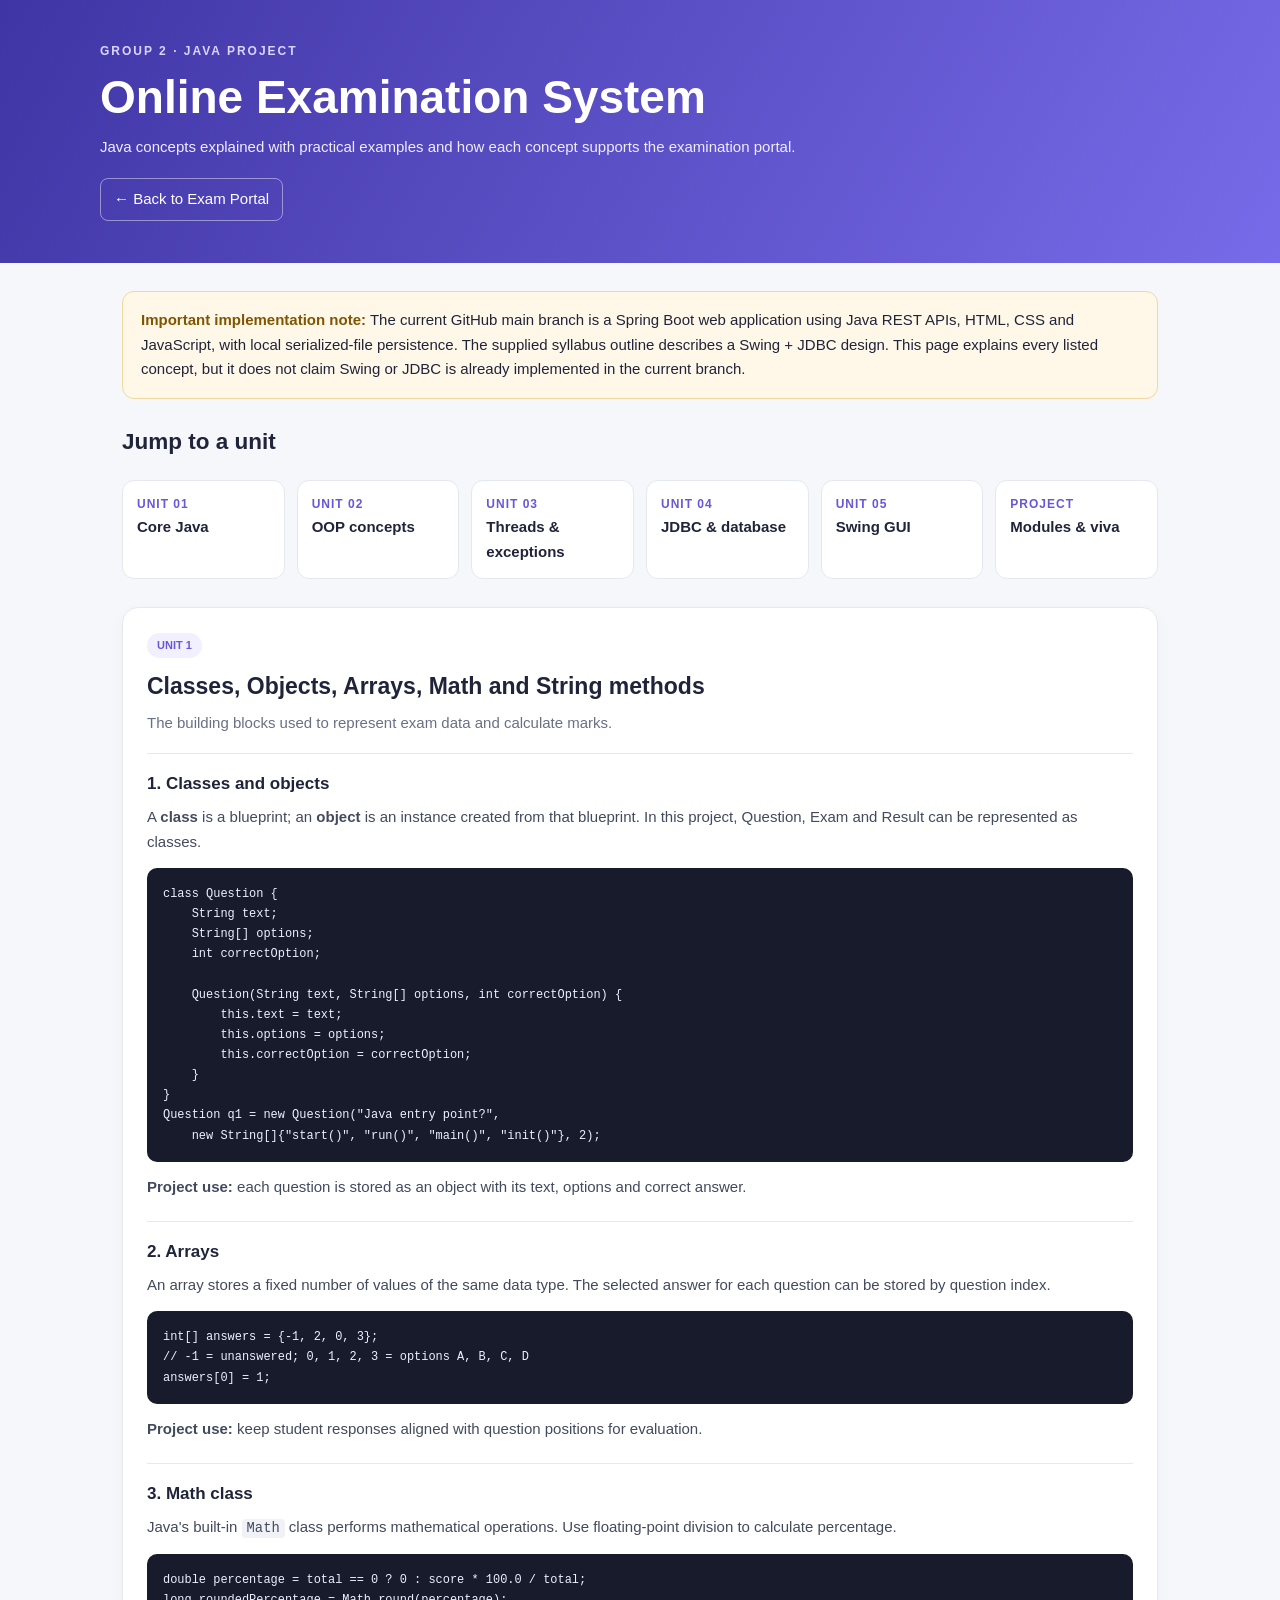
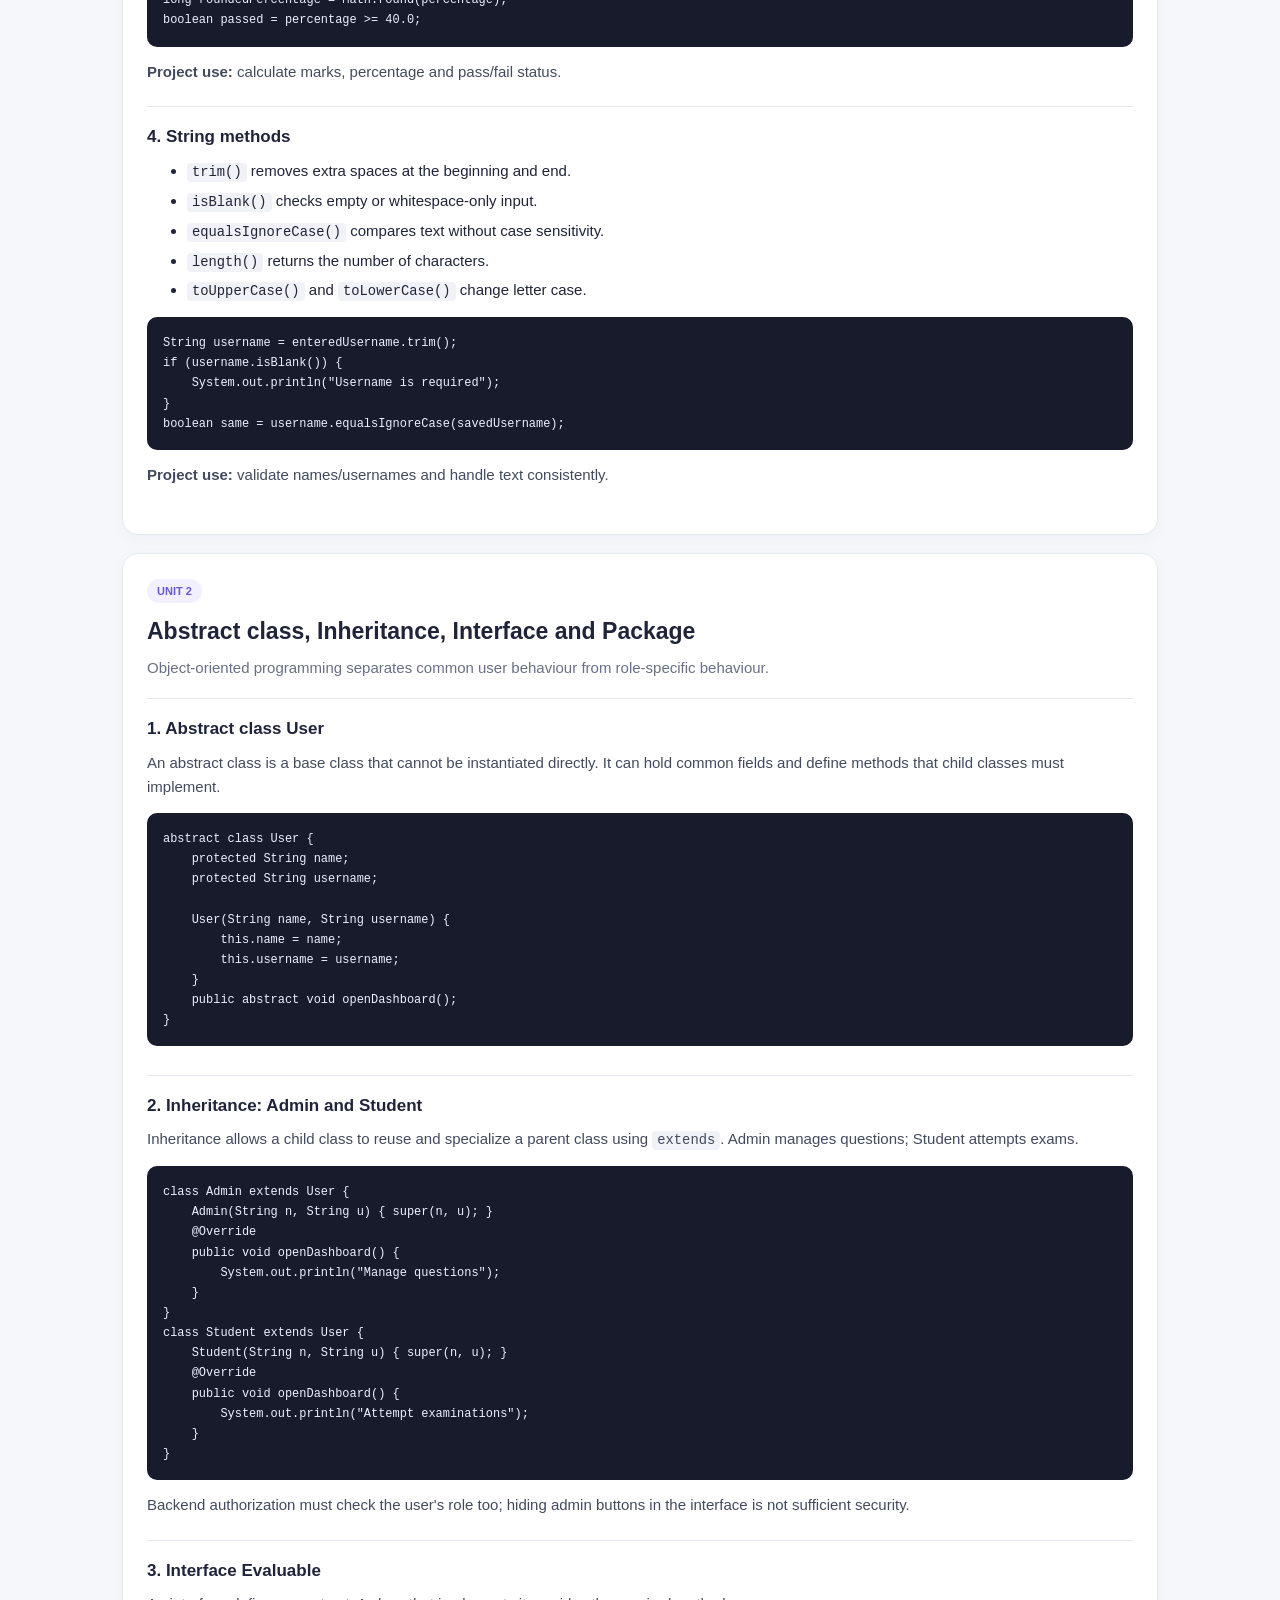
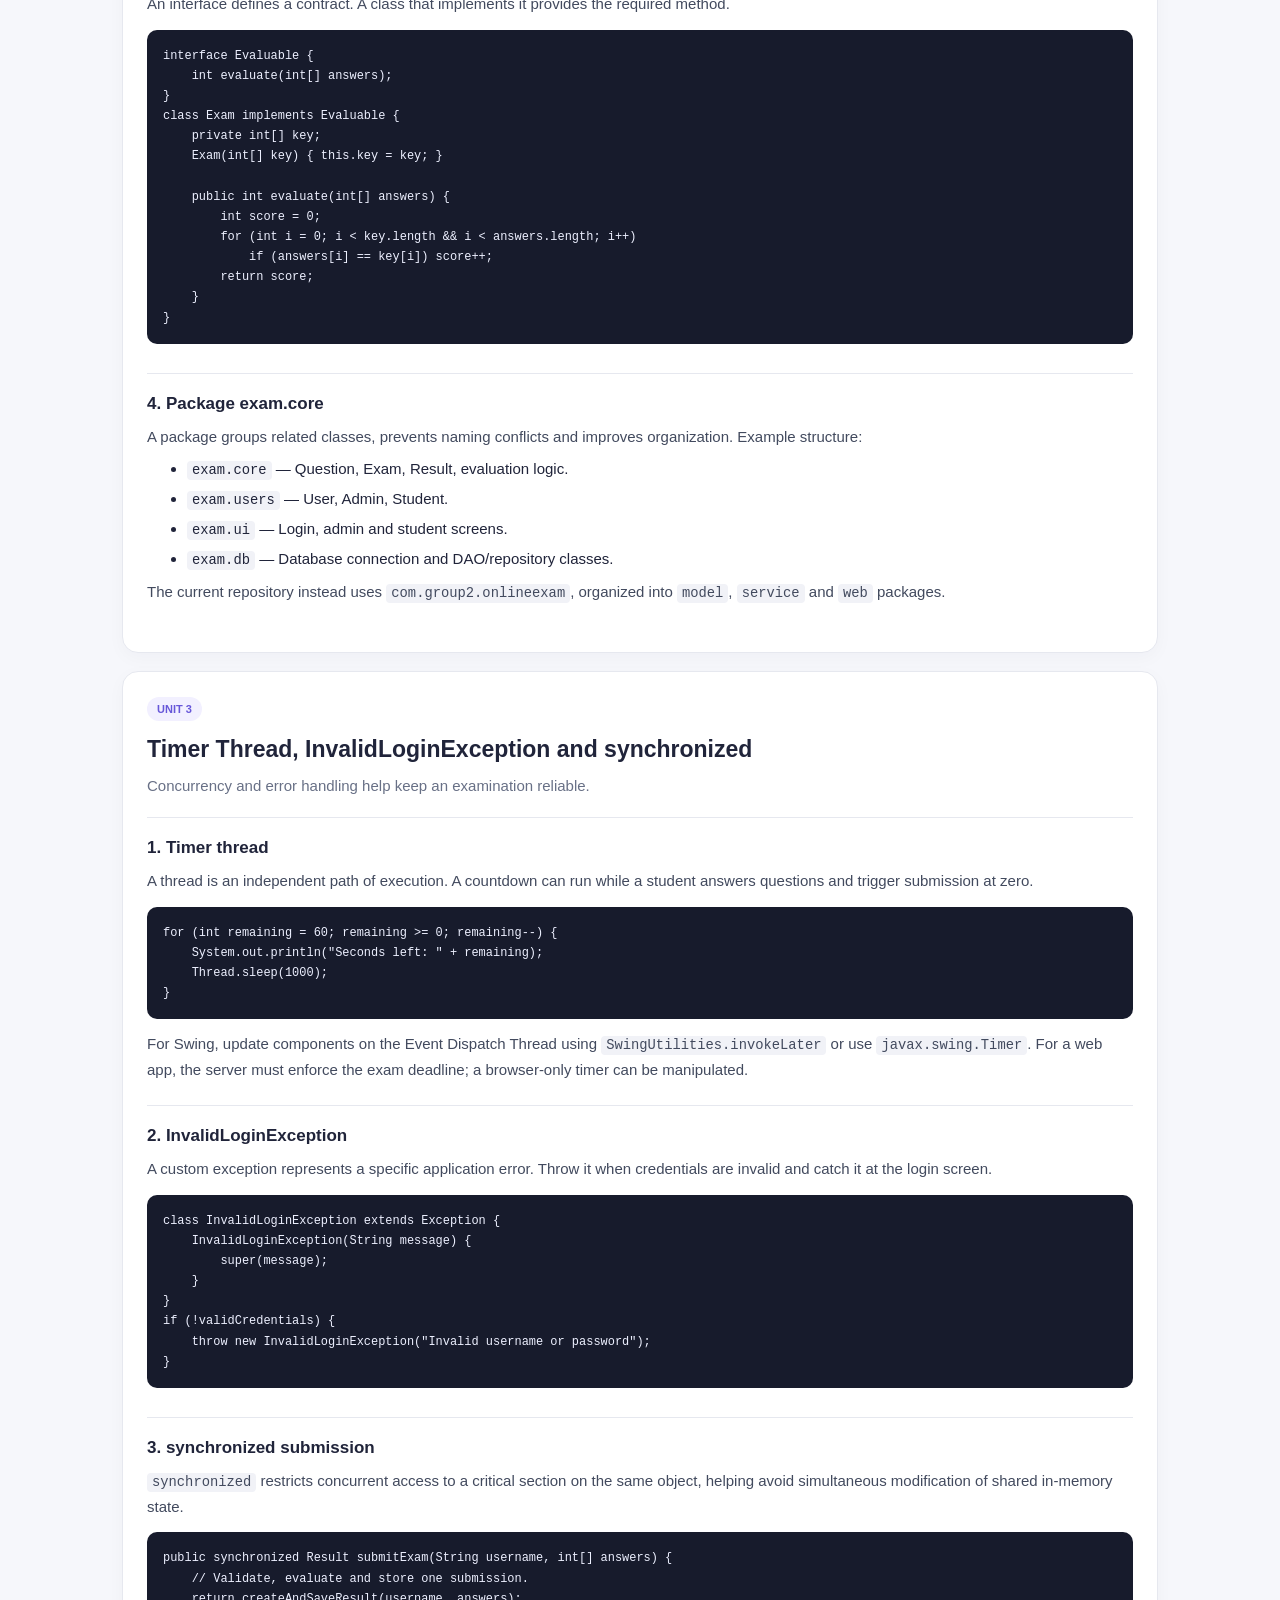
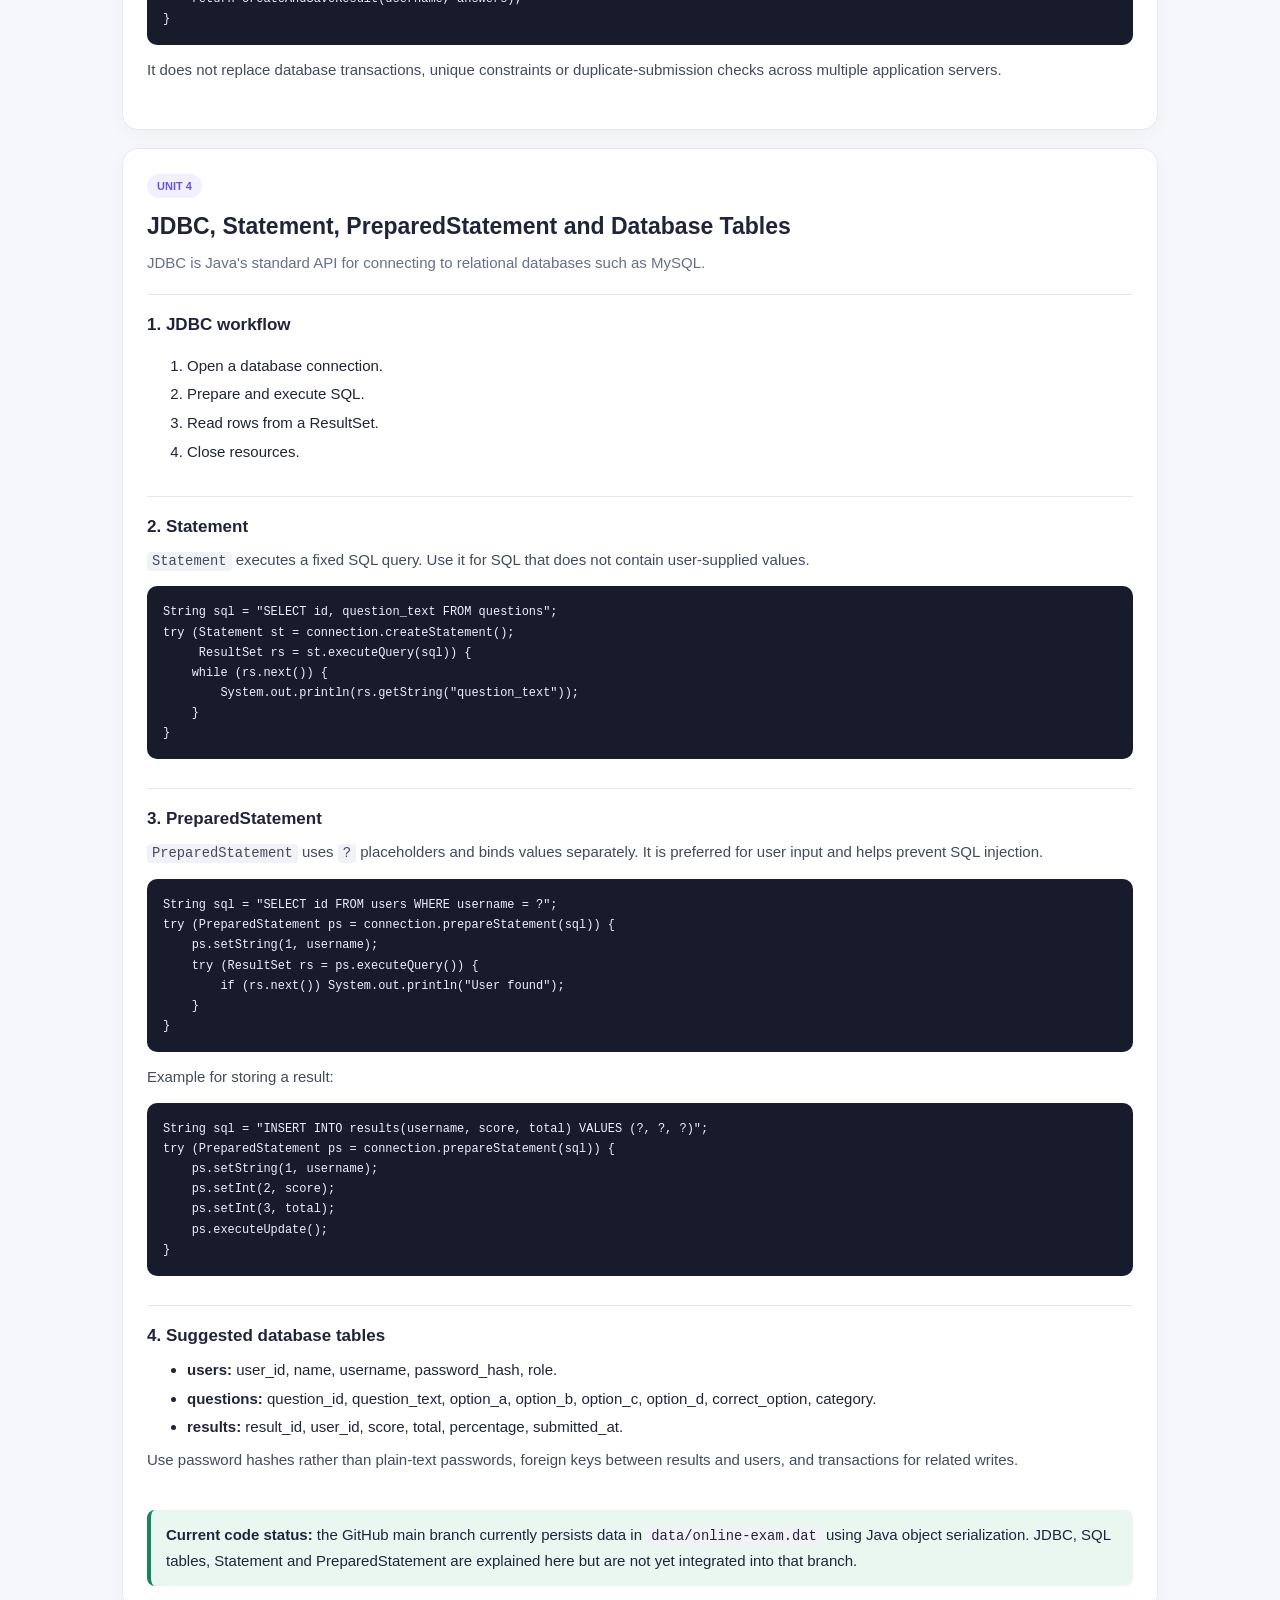
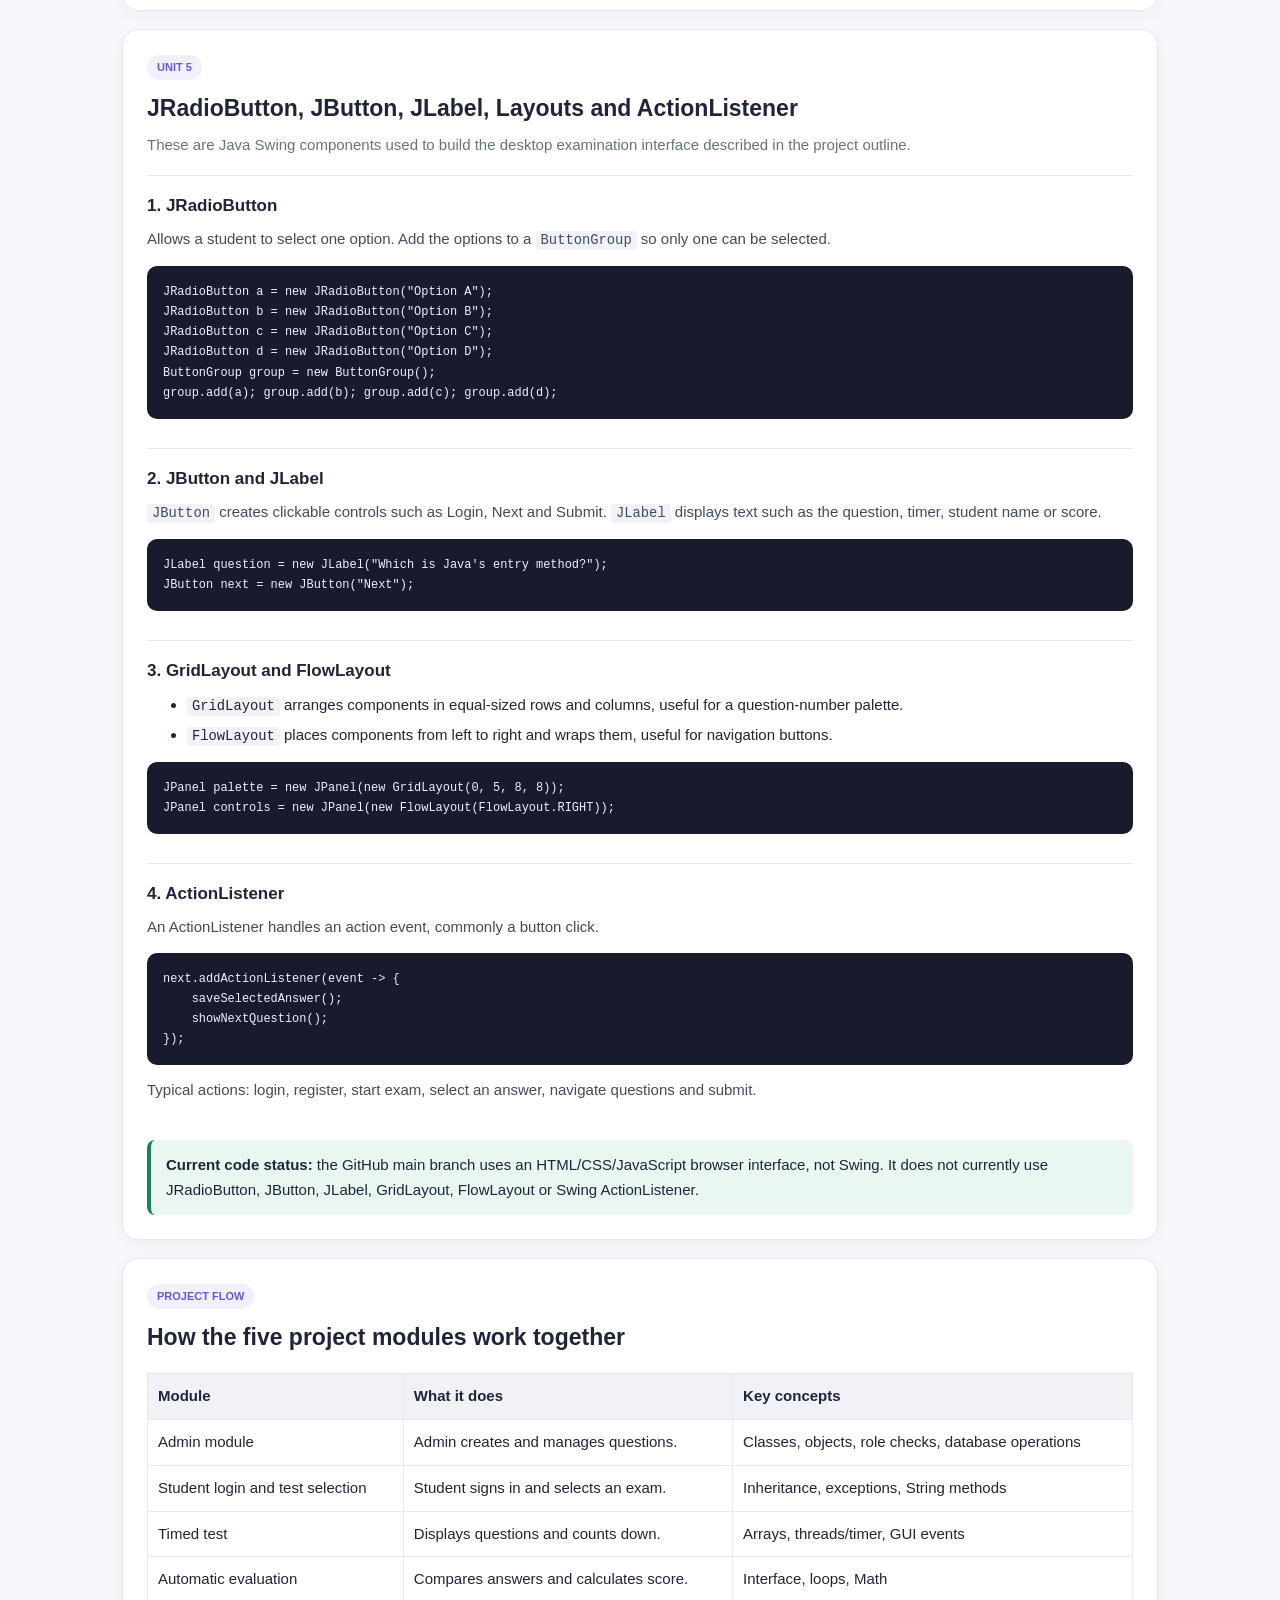
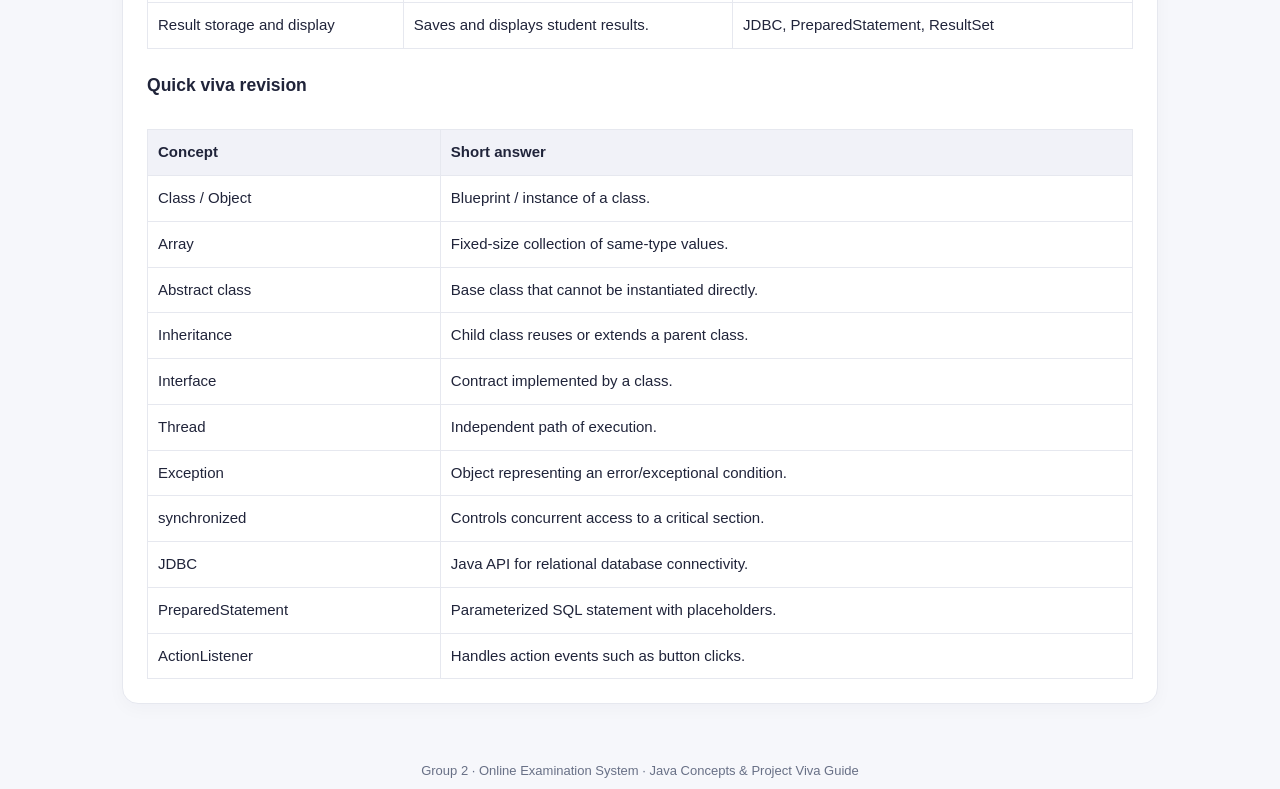
<file: src/main/resources/static/concepts.html>
<!DOCTYPE html>
<html lang="en">
<head>
<meta charset="UTF-8">
<meta name="viewport" content="width=device-width, initial-scale=1">
<title>Java Concepts | Group 2 Online Examination System</title>
<style>
:root{--ink:#20243a;--muted:#687086;--purple:#6757d9;--pale:#f2f0ff;--line:#e6e8ef;--bg:#f6f7fb;--green:#16845d}
*{box-sizing:border-box}body{margin:0;background:var(--bg);color:var(--ink);font:15px/1.65 "Segoe UI",Arial,sans-serif}
header{background:linear-gradient(120deg,#4035a4,#786be9);color:#fff;padding:42px max(24px,calc((100% - 1080px)/2))}
header .tag{font-size:12px;letter-spacing:2px;color:#d9d5ff;font-weight:700}h1{font-size:clamp(30px,5vw,46px);line-height:1.12;margin:10px 0}header p{max-width:760px;color:#eeedff;margin:12px 0 0}
.wrap{max-width:1080px;margin:28px auto;padding:0 22px}.notice{background:#fff8e8;border:1px solid #f0d99c;border-radius:12px;padding:16px 18px;margin-bottom:24px}.notice b{color:#805500}.grid{display:grid;grid-template-columns:repeat(auto-fit,minmax(155px,1fr));gap:12px;margin:20px 0 28px}.unit-link{background:white;border:1px solid var(--line);border-radius:12px;padding:14px;text-decoration:none;color:var(--ink);font-weight:700}.unit-link span{display:block;color:var(--purple);font-size:12px;letter-spacing:1px}
section.unit{background:white;border:1px solid var(--line);border-radius:16px;padding:24px;margin:18px 0;scroll-margin-top:18px;box-shadow:0 5px 18px #20243a08}
.unit h2{font-size:23px;margin:0 0 5px}.sub{color:var(--muted);margin:0 0 18px}.topic{border-top:1px solid var(--line);padding:16px 0}.topic h3{font-size:17px;margin:0 0 7px}.topic p{margin:6px 0;color:#424a5e}.topic ul{margin:8px 0}.topic li{margin:4px 0}code{background:#f1f2f7;border-radius:4px;padding:2px 5px;font-family:Consolas,monospace;font-size:.92em}pre{overflow:auto;background:#171b2c;color:#edf0ff;padding:16px;border-radius:10px;font:13px/1.55 Consolas,monospace}pre code{background:none;padding:0;color:inherit}.badge{display:inline-block;background:var(--pale);color:var(--purple);border-radius:20px;padding:3px 10px;font-size:11px;font-weight:700;margin-bottom:10px}.status{background:#eaf7f1;border-left:4px solid var(--green);padding:13px 15px;border-radius:8px;margin-top:15px}.table-wrap{overflow-x:auto}table{width:100%;border-collapse:collapse;margin-top:12px}th,td{text-align:left;padding:10px;border:1px solid var(--line)}th{background:#f1f2f8}footer{text-align:center;color:var(--muted);padding:28px;font-size:13px}.toplink{color:white;text-decoration:none;border:1px solid #ffffff70;padding:8px 13px;border-radius:8px;display:inline-block;margin-top:18px}
@media(max-width:600px){section.unit{padding:17px}.wrap{padding:0 14px}header{padding:30px 20px}}
</style>
</head>
<body>
<header><div class="tag">GROUP 2 · JAVA PROJECT</div><h1>Online Examination System</h1><p>Java concepts explained with practical examples and how each concept supports the examination portal.</p><a class="toplink" href="/">← Back to Exam Portal</a></header>
<main class="wrap">
<div class="notice"><b>Important implementation note:</b> The current GitHub main branch is a Spring Boot web application using Java REST APIs, HTML, CSS and JavaScript, with local serialized-file persistence. The supplied syllabus outline describes a Swing + JDBC design. This page explains every listed concept, but it does not claim Swing or JDBC is already implemented in the current branch.</div>
<h2>Jump to a unit</h2>
<nav class="grid"><a class="unit-link" href="#unit1"><span>UNIT 01</span>Core Java</a><a class="unit-link" href="#unit2"><span>UNIT 02</span>OOP concepts</a><a class="unit-link" href="#unit3"><span>UNIT 03</span>Threads & exceptions</a><a class="unit-link" href="#unit4"><span>UNIT 04</span>JDBC & database</a><a class="unit-link" href="#unit5"><span>UNIT 05</span>Swing GUI</a><a class="unit-link" href="#modules"><span>PROJECT</span>Modules & viva</a></nav>

<section class="unit" id="unit1"><span class="badge">UNIT 1</span><h2>Classes, Objects, Arrays, Math and String methods</h2><p class="sub">The building blocks used to represent exam data and calculate marks.</p>
<div class="topic"><h3>1. Classes and objects</h3><p>A <b>class</b> is a blueprint; an <b>object</b> is an instance created from that blueprint. In this project, Question, Exam and Result can be represented as classes.</p><pre><code>class Question {
    String text;
    String[] options;
    int correctOption;

    Question(String text, String[] options, int correctOption) {
        this.text = text;
        this.options = options;
        this.correctOption = correctOption;
    }
}
Question q1 = new Question("Java entry point?",
    new String[]{"start()", "run()", "main()", "init()"}, 2);</code></pre><p><b>Project use:</b> each question is stored as an object with its text, options and correct answer.</p></div>
<div class="topic"><h3>2. Arrays</h3><p>An array stores a fixed number of values of the same data type. The selected answer for each question can be stored by question index.</p><pre><code>int[] answers = {-1, 2, 0, 3};
// -1 = unanswered; 0, 1, 2, 3 = options A, B, C, D
answers[0] = 1;</code></pre><p><b>Project use:</b> keep student responses aligned with question positions for evaluation.</p></div>
<div class="topic"><h3>3. Math class</h3><p>Java's built-in <code>Math</code> class performs mathematical operations. Use floating-point division to calculate percentage.</p><pre><code>double percentage = total == 0 ? 0 : score * 100.0 / total;
long roundedPercentage = Math.round(percentage);
boolean passed = percentage >= 40.0;</code></pre><p><b>Project use:</b> calculate marks, percentage and pass/fail status.</p></div>
<div class="topic"><h3>4. String methods</h3><ul><li><code>trim()</code> removes extra spaces at the beginning and end.</li><li><code>isBlank()</code> checks empty or whitespace-only input.</li><li><code>equalsIgnoreCase()</code> compares text without case sensitivity.</li><li><code>length()</code> returns the number of characters.</li><li><code>toUpperCase()</code> and <code>toLowerCase()</code> change letter case.</li></ul><pre><code>String username = enteredUsername.trim();
if (username.isBlank()) {
    System.out.println("Username is required");
}
boolean same = username.equalsIgnoreCase(savedUsername);</code></pre><p><b>Project use:</b> validate names/usernames and handle text consistently.</p></div></section>

<section class="unit" id="unit2"><span class="badge">UNIT 2</span><h2>Abstract class, Inheritance, Interface and Package</h2><p class="sub">Object-oriented programming separates common user behaviour from role-specific behaviour.</p>
<div class="topic"><h3>1. Abstract class User</h3><p>An abstract class is a base class that cannot be instantiated directly. It can hold common fields and define methods that child classes must implement.</p><pre><code>abstract class User {
    protected String name;
    protected String username;

    User(String name, String username) {
        this.name = name;
        this.username = username;
    }
    public abstract void openDashboard();
}</code></pre></div>
<div class="topic"><h3>2. Inheritance: Admin and Student</h3><p>Inheritance allows a child class to reuse and specialize a parent class using <code>extends</code>. Admin manages questions; Student attempts exams.</p><pre><code>class Admin extends User {
    Admin(String n, String u) { super(n, u); }
    @Override
    public void openDashboard() {
        System.out.println("Manage questions");
    }
}
class Student extends User {
    Student(String n, String u) { super(n, u); }
    @Override
    public void openDashboard() {
        System.out.println("Attempt examinations");
    }
}</code></pre><p>Backend authorization must check the user's role too; hiding admin buttons in the interface is not sufficient security.</p></div>
<div class="topic"><h3>3. Interface Evaluable</h3><p>An interface defines a contract. A class that implements it provides the required method.</p><pre><code>interface Evaluable {
    int evaluate(int[] answers);
}
class Exam implements Evaluable {
    private int[] key;
    Exam(int[] key) { this.key = key; }

    public int evaluate(int[] answers) {
        int score = 0;
        for (int i = 0; i < key.length && i < answers.length; i++)
            if (answers[i] == key[i]) score++;
        return score;
    }
}</code></pre></div>
<div class="topic"><h3>4. Package exam.core</h3><p>A package groups related classes, prevents naming conflicts and improves organization. Example structure:</p><ul><li><code>exam.core</code> — Question, Exam, Result, evaluation logic.</li><li><code>exam.users</code> — User, Admin, Student.</li><li><code>exam.ui</code> — Login, admin and student screens.</li><li><code>exam.db</code> — Database connection and DAO/repository classes.</li></ul><p>The current repository instead uses <code>com.group2.onlineexam</code>, organized into <code>model</code>, <code>service</code> and <code>web</code> packages.</p></div></section>

<section class="unit" id="unit3"><span class="badge">UNIT 3</span><h2>Timer Thread, InvalidLoginException and synchronized</h2><p class="sub">Concurrency and error handling help keep an examination reliable.</p>
<div class="topic"><h3>1. Timer thread</h3><p>A thread is an independent path of execution. A countdown can run while a student answers questions and trigger submission at zero.</p><pre><code>for (int remaining = 60; remaining >= 0; remaining--) {
    System.out.println("Seconds left: " + remaining);
    Thread.sleep(1000);
}</code></pre><p>For Swing, update components on the Event Dispatch Thread using <code>SwingUtilities.invokeLater</code> or use <code>javax.swing.Timer</code>. For a web app, the server must enforce the exam deadline; a browser-only timer can be manipulated.</p></div>
<div class="topic"><h3>2. InvalidLoginException</h3><p>A custom exception represents a specific application error. Throw it when credentials are invalid and catch it at the login screen.</p><pre><code>class InvalidLoginException extends Exception {
    InvalidLoginException(String message) {
        super(message);
    }
}
if (!validCredentials) {
    throw new InvalidLoginException("Invalid username or password");
}</code></pre></div>
<div class="topic"><h3>3. synchronized submission</h3><p><code>synchronized</code> restricts concurrent access to a critical section on the same object, helping avoid simultaneous modification of shared in-memory state.</p><pre><code>public synchronized Result submitExam(String username, int[] answers) {
    // Validate, evaluate and store one submission.
    return createAndSaveResult(username, answers);
}</code></pre><p>It does not replace database transactions, unique constraints or duplicate-submission checks across multiple application servers.</p></div></section>

<section class="unit" id="unit4"><span class="badge">UNIT 4</span><h2>JDBC, Statement, PreparedStatement and Database Tables</h2><p class="sub">JDBC is Java's standard API for connecting to relational databases such as MySQL.</p>
<div class="topic"><h3>1. JDBC workflow</h3><ol><li>Open a database connection.</li><li>Prepare and execute SQL.</li><li>Read rows from a ResultSet.</li><li>Close resources.</li></ol></div>
<div class="topic"><h3>2. Statement</h3><p><code>Statement</code> executes a fixed SQL query. Use it for SQL that does not contain user-supplied values.</p><pre><code>String sql = "SELECT id, question_text FROM questions";
try (Statement st = connection.createStatement();
     ResultSet rs = st.executeQuery(sql)) {
    while (rs.next()) {
        System.out.println(rs.getString("question_text"));
    }
}</code></pre></div>
<div class="topic"><h3>3. PreparedStatement</h3><p><code>PreparedStatement</code> uses <code>?</code> placeholders and binds values separately. It is preferred for user input and helps prevent SQL injection.</p><pre><code>String sql = "SELECT id FROM users WHERE username = ?";
try (PreparedStatement ps = connection.prepareStatement(sql)) {
    ps.setString(1, username);
    try (ResultSet rs = ps.executeQuery()) {
        if (rs.next()) System.out.println("User found");
    }
}</code></pre><p>Example for storing a result:</p><pre><code>String sql = "INSERT INTO results(username, score, total) VALUES (?, ?, ?)";
try (PreparedStatement ps = connection.prepareStatement(sql)) {
    ps.setString(1, username);
    ps.setInt(2, score);
    ps.setInt(3, total);
    ps.executeUpdate();
}</code></pre></div>
<div class="topic"><h3>4. Suggested database tables</h3><ul><li><b>users:</b> user_id, name, username, password_hash, role.</li><li><b>questions:</b> question_id, question_text, option_a, option_b, option_c, option_d, correct_option, category.</li><li><b>results:</b> result_id, user_id, score, total, percentage, submitted_at.</li></ul><p>Use password hashes rather than plain-text passwords, foreign keys between results and users, and transactions for related writes.</p></div>
<div class="status"><b>Current code status:</b> the GitHub main branch currently persists data in <code>data/online-exam.dat</code> using Java object serialization. JDBC, SQL tables, Statement and PreparedStatement are explained here but are not yet integrated into that branch.</div></section>

<section class="unit" id="unit5"><span class="badge">UNIT 5</span><h2>JRadioButton, JButton, JLabel, Layouts and ActionListener</h2><p class="sub">These are Java Swing components used to build the desktop examination interface described in the project outline.</p>
<div class="topic"><h3>1. JRadioButton</h3><p>Allows a student to select one option. Add the options to a <code>ButtonGroup</code> so only one can be selected.</p><pre><code>JRadioButton a = new JRadioButton("Option A");
JRadioButton b = new JRadioButton("Option B");
JRadioButton c = new JRadioButton("Option C");
JRadioButton d = new JRadioButton("Option D");
ButtonGroup group = new ButtonGroup();
group.add(a); group.add(b); group.add(c); group.add(d);</code></pre></div>
<div class="topic"><h3>2. JButton and JLabel</h3><p><code>JButton</code> creates clickable controls such as Login, Next and Submit. <code>JLabel</code> displays text such as the question, timer, student name or score.</p><pre><code>JLabel question = new JLabel("Which is Java's entry method?");
JButton next = new JButton("Next");</code></pre></div>
<div class="topic"><h3>3. GridLayout and FlowLayout</h3><ul><li><code>GridLayout</code> arranges components in equal-sized rows and columns, useful for a question-number palette.</li><li><code>FlowLayout</code> places components from left to right and wraps them, useful for navigation buttons.</li></ul><pre><code>JPanel palette = new JPanel(new GridLayout(0, 5, 8, 8));
JPanel controls = new JPanel(new FlowLayout(FlowLayout.RIGHT));</code></pre></div>
<div class="topic"><h3>4. ActionListener</h3><p>An ActionListener handles an action event, commonly a button click.</p><pre><code>next.addActionListener(event -> {
    saveSelectedAnswer();
    showNextQuestion();
});</code></pre><p>Typical actions: login, register, start exam, select an answer, navigate questions and submit.</p></div>
<div class="status"><b>Current code status:</b> the GitHub main branch uses an HTML/CSS/JavaScript browser interface, not Swing. It does not currently use JRadioButton, JButton, JLabel, GridLayout, FlowLayout or Swing ActionListener.</div></section>

<section class="unit" id="modules"><span class="badge">PROJECT FLOW</span><h2>How the five project modules work together</h2><div class="table-wrap"><table><thead><tr><th>Module</th><th>What it does</th><th>Key concepts</th></tr></thead><tbody><tr><td>Admin module</td><td>Admin creates and manages questions.</td><td>Classes, objects, role checks, database operations</td></tr><tr><td>Student login and test selection</td><td>Student signs in and selects an exam.</td><td>Inheritance, exceptions, String methods</td></tr><tr><td>Timed test</td><td>Displays questions and counts down.</td><td>Arrays, threads/timer, GUI events</td></tr><tr><td>Automatic evaluation</td><td>Compares answers and calculates score.</td><td>Interface, loops, Math</td></tr><tr><td>Result storage and display</td><td>Saves and displays student results.</td><td>JDBC, PreparedStatement, ResultSet</td></tr></tbody></table></div><h3 style="margin-top:22px">Quick viva revision</h3><div class="table-wrap"><table><thead><tr><th>Concept</th><th>Short answer</th></tr></thead><tbody><tr><td>Class / Object</td><td>Blueprint / instance of a class.</td></tr><tr><td>Array</td><td>Fixed-size collection of same-type values.</td></tr><tr><td>Abstract class</td><td>Base class that cannot be instantiated directly.</td></tr><tr><td>Inheritance</td><td>Child class reuses or extends a parent class.</td></tr><tr><td>Interface</td><td>Contract implemented by a class.</td></tr><tr><td>Thread</td><td>Independent path of execution.</td></tr><tr><td>Exception</td><td>Object representing an error/exceptional condition.</td></tr><tr><td>synchronized</td><td>Controls concurrent access to a critical section.</td></tr><tr><td>JDBC</td><td>Java API for relational database connectivity.</td></tr><tr><td>PreparedStatement</td><td>Parameterized SQL statement with placeholders.</td></tr><tr><td>ActionListener</td><td>Handles action events such as button clicks.</td></tr></tbody></table></div></section>
</main><footer>Group 2 · Online Examination System · Java Concepts & Project Viva Guide</footer>
</body></html>
</file>
